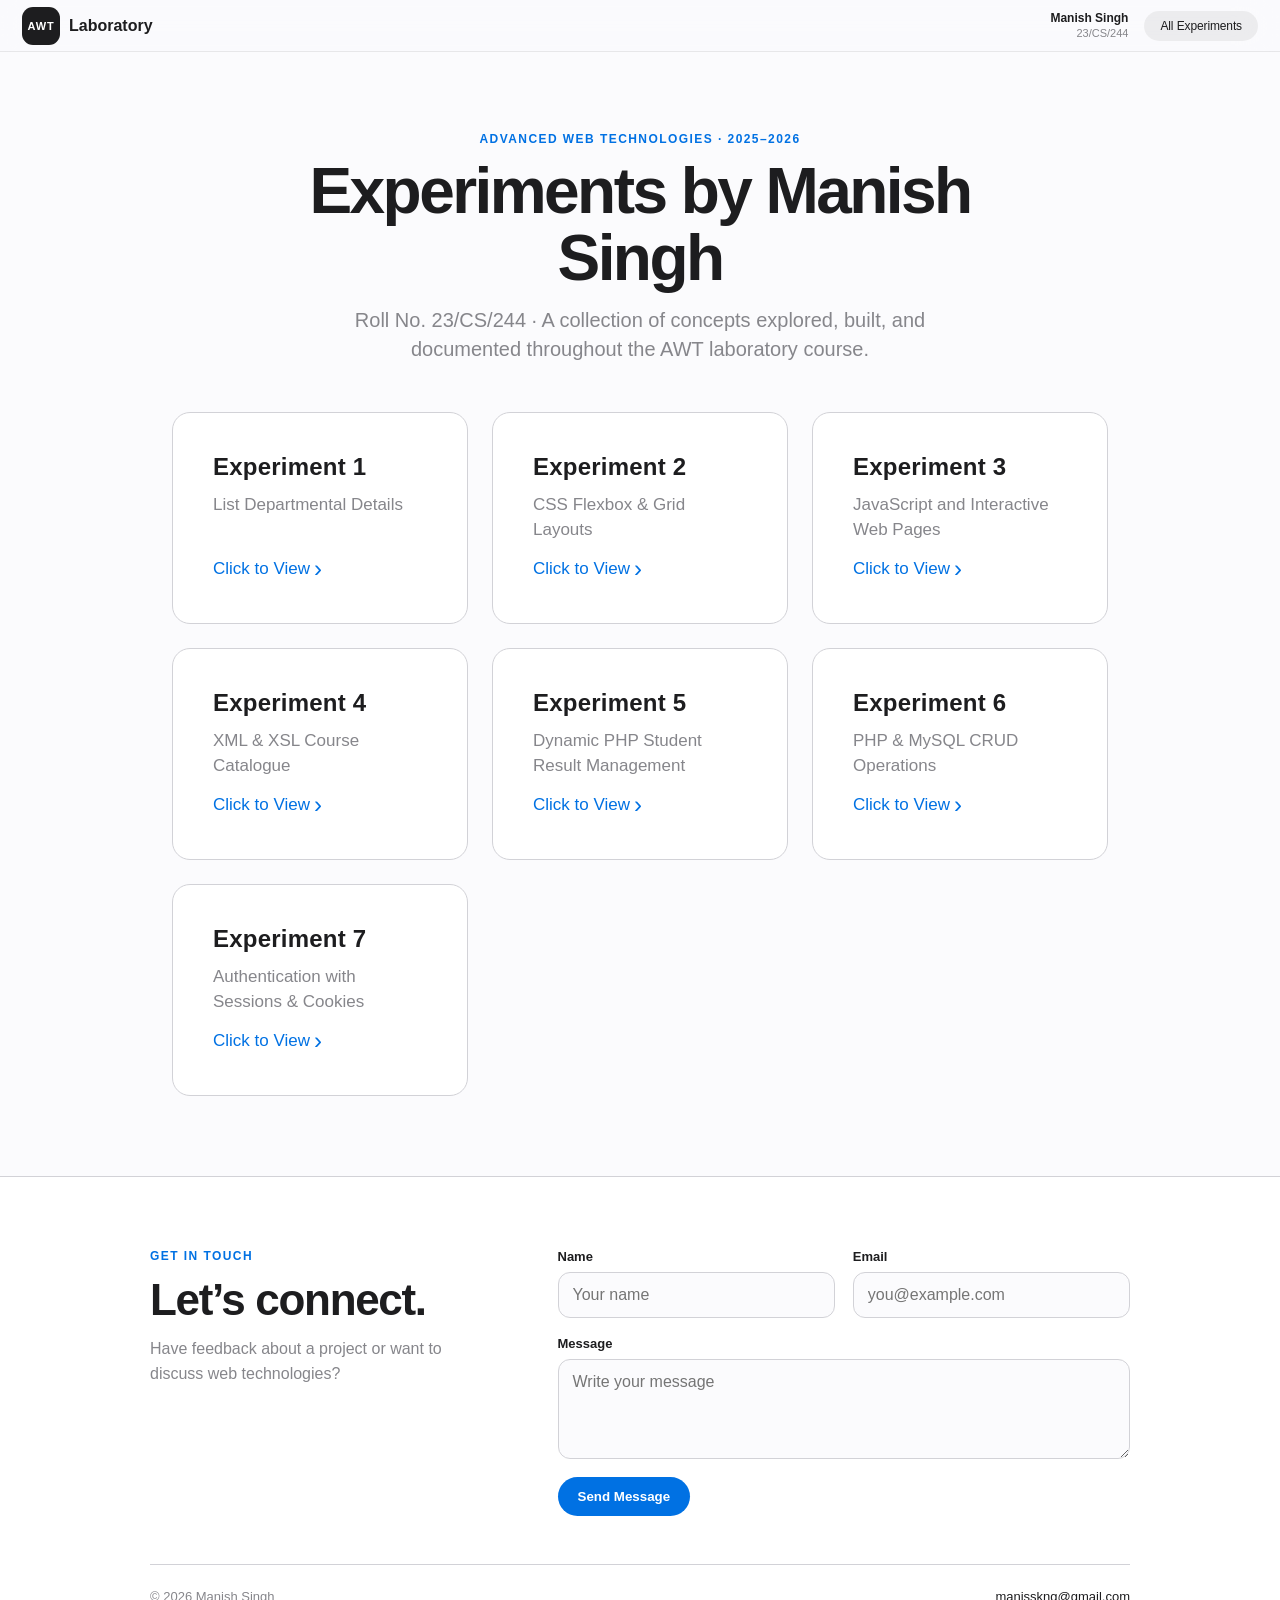
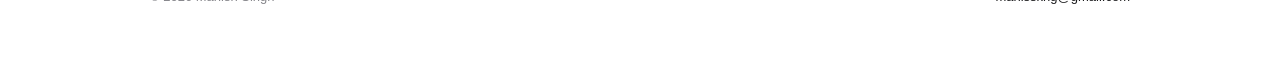
<file: index.html>
<!DOCTYPE html>
<html lang="en">
<head>
    <meta charset="UTF-8">
    <meta name="viewport" content="width=device-width, initial-scale=1.0">
    <title>Adv Web Tech Lab</title>
    <link rel="stylesheet" href="css/style.css">
</head>
<body>

    <header>
        <a class="logo" href="./" aria-label="AWT Lab home">
            <span class="logo-mark">AWT</span>
            <span>Laboratory</span>
        </a>
        <nav aria-label="Primary navigation">
            <span class="author-label">
                <strong>Manish Singh</strong>
                <span>23/CS/244</span>
            </span>
            <button id="home-btn" class="nav-link active" type="button">All Experiments</button>
        </nav>
    </header>

    <main id="app-content"></main>

    <footer class="site-footer" id="contact">
        <div class="footer-intro">
            <p class="footer-eyebrow">Get in touch</p>
            <h2>Let’s connect.</h2>
            <p>Have feedback about a project or want to discuss web technologies?</p>
        </div>

        <form class="contact-form" id="contact-form">
            <div class="form-row">
                <label for="contact-name">Name</label>
                <input id="contact-name" name="name" type="text" autocomplete="name" placeholder="Your name" required>
            </div>
            <div class="form-row">
                <label for="contact-email">Email</label>
                <input id="contact-email" name="email" type="email" autocomplete="email" placeholder="you@example.com" required>
            </div>
            <div class="form-row form-row-full">
                <label for="contact-message">Message</label>
                <textarea id="contact-message" name="message" rows="4" placeholder="Write your message" required></textarea>
            </div>
            <div class="form-actions">
                <button class="submit-button" type="submit">Send Message</button>
                <p class="form-status" id="form-status" role="status"></p>
            </div>
        </form>

        <div class="footer-bottom">
            <p>© 2026 Manish Singh</p>
            <a href="mailto:manisskng@gmail.com">manisskng@gmail.com</a>
        </div>
    </footer>

    <script src="js/app.js"></script>
</body>
</html>
</file>
<file: css/style.css>
/* --- Apple Design System Variables --- */
:root {
    --bg-color: #fbfbfd;
    --text-primary: #1d1d1f;
    --text-secondary: #86868b;
    --card-bg: #ffffff;
    --card-border: #d2d2d7;
    --accent-color: #0071e3;
    --header-bg: rgba(251, 251, 253, 0.8);
}

* {
    margin: 0;
    padding: 0;
    box-sizing: border-box;
}

body {
    /* Apple ka apna font system use kar rahe hain */
    font-family: -apple-system, BlinkMacSystemFont, "Segoe UI", Roboto, Helvetica, Arial, sans-serif;
    background-color: var(--bg-color);
    color: var(--text-primary);
    -webkit-font-smoothing: antialiased; /* Text ko bohot smooth banata hai */
}

/* --- Frosted Glass Header --- */
header {
    position: sticky;
    top: 0;
    z-index: 1000;
    background: var(--header-bg);
    backdrop-filter: saturate(180%) blur(20px);
    -webkit-backdrop-filter: saturate(180%) blur(20px);
    border-bottom: 1px solid rgba(0,0,0,0.08);
    padding: 0 22px;
    min-height: 52px;
    display: flex;
    align-items: center;
    justify-content: space-between;
}

.logo {
    display: flex;
    align-items: center;
    gap: 9px;
    color: var(--text-primary);
    text-decoration: none;
    font-size: 16px;
    font-weight: 600;
}

.logo-mark {
    display: grid;
    place-items: center;
    width: 38px;
    height: 38px;
    border-radius: 11px;
    background: var(--text-primary);
    color: white;
    font-size: 11px;
    letter-spacing: 0.08em;
}

header nav {
    display: flex;
    align-items: center;
    gap: 16px;
}

.author-label {
    display: flex;
    flex-direction: column;
    text-align: right;
    line-height: 1.3;
}

.author-label strong {
    font-size: 12px;
}

.author-label span {
    color: var(--text-secondary);
    font-size: 11px;
}

.nav-link {
    background: transparent;
    border: none;
    color: var(--text-secondary);
    font-size: 12px;
    letter-spacing: -0.01em;
    cursor: pointer;
    padding: 8px 16px;
    border-radius: 980px; /* Pill shape (Apple buttons ka trademark) */
    transition: all 0.3s ease;
}

.nav-link:hover {
    color: var(--text-primary);
    background-color: rgba(0, 0, 0, 0.04);
}

.nav-link.active {
    color: var(--text-primary);
    background-color: rgba(0, 0, 0, 0.06);
}

/* --- Main Content Area --- */
main {
    max-width: 980px; /* Apple kabhi bhi content ko bohot wide nahi karta */
    margin: 0 auto;
    padding: 80px 22px;
    text-align: center;
}

/* --- Typography (The Apple Way) --- */
.page-title {
    font-size: 56px;
    font-weight: 600;
    letter-spacing: -0.005em;
    line-height: 1.07;
    margin-bottom: 10px;
}

.page-subtitle {
    font-size: 28px;
    font-weight: 400;
    color: var(--text-secondary);
    margin-bottom: 60px;
    letter-spacing: .004em;
}

/* --- Experiments Grid --- */
.grid-container {
    display: grid;
    grid-template-columns: repeat(auto-fit, minmax(280px, 1fr));
    gap: 24px;
    text-align: left;
}

/* --- The Minimal Card --- */
.card {
    background: var(--card-bg);
    border: 1px solid var(--card-border);
    border-radius: 18px; /* Smooth, rounded corners */
    padding: 40px;
    cursor: pointer;
    transition: transform 0.3s cubic-bezier(0.25, 0.1, 0.25, 1), box-shadow 0.3s ease;
    display: flex;
    flex-direction: column;
    gap: 12px;
}

/* Subtle hover effect - zyada nahi, bas thoda sa utha ke shadow daal do */
.card:hover {
    transform: scale(1.02);
    box-shadow: 0 12px 40px rgba(0,0,0,0.08);
}

.card h3 {
    font-size: 24px;
    font-weight: 600;
    letter-spacing: 0.009em;
}

.card p {
    font-size: 17px;
    color: var(--text-secondary);
    line-height: 1.47;
}

.status {
    margin-top: auto;
    font-size: 17px;
    color: var(--accent-color); /* Apple Blue */
    font-weight: 400;
    display: inline-flex;
    align-items: center;
    gap: 4px;
}

/* Apple ka trademark arrow */
.status::after {
    content: "›";
    font-size: 24px;
    font-weight: 300;
    transition: transform 0.2s ease;
}

.card:hover .status::after {
    transform: translateX(4px); /* Hover karne pe arrow aage badh jayega */
}

/* --- Iframe Styling --- */
#exp-iframe {
    width: 100%;
    height: calc(100vh - 52px); /* Header ki height minus kar di */
    border: none;
    background: white;
}

.experiment-message {
    max-width: 680px;
    margin: 0 auto;
    padding: 48px;
    border: 1px solid var(--card-border);
    border-radius: 18px;
    background: var(--card-bg);
    text-align: left;
}

.experiment-message h2 {
    margin-bottom: 16px;
}

.experiment-message p {
    margin: 12px 0;
    color: var(--text-secondary);
}

.experiment-message pre {
    margin: 16px 0;
    padding: 16px;
    border-radius: 12px;
    background: #1d1d1f;
    color: white;
    overflow-x: auto;
}

.experiment-message a {
    color: var(--accent-color);
}

.message-link {
    display: inline-block;
    margin-top: 12px;
    font-weight: 600;
}

.showcase-heading {
    max-width: 760px;
    margin: 0 auto 48px;
}

.showcase-heading h1 {
    margin-bottom: 14px;
    font-size: clamp(38px, 7vw, 64px);
    line-height: 1.05;
    letter-spacing: -0.04em;
}

.showcase-heading > p:last-child {
    max-width: 650px;
    margin: 0 auto;
    color: var(--text-secondary);
    font-size: 20px;
    line-height: 1.45;
}

.eyebrow,
.footer-eyebrow {
    margin-bottom: 12px;
    color: var(--accent-color);
    font-size: 12px;
    font-weight: 700;
    letter-spacing: 0.12em;
    text-transform: uppercase;
}

.site-footer {
    width: 100%;
    max-width: none;
    padding: 72px max(22px, calc((100% - 980px) / 2));
    border-top: 1px solid var(--card-border);
    background: var(--card-bg);
    text-align: left;
    display: grid;
    grid-template-columns: minmax(220px, 0.75fr) minmax(420px, 1.25fr);
    gap: 48px 64px;
}

.footer-intro h2 {
    margin-bottom: 12px;
    font-size: 44px;
    letter-spacing: -0.03em;
}

.footer-intro p:last-child {
    max-width: 340px;
    color: var(--text-secondary);
    line-height: 1.55;
}

.contact-form {
    display: grid;
    grid-template-columns: 1fr 1fr;
    gap: 18px;
}

.form-row {
    display: flex;
    flex-direction: column;
    gap: 8px;
}

.form-row-full,
.form-actions {
    grid-column: 1 / -1;
}

.form-row label {
    font-size: 13px;
    font-weight: 600;
}

.form-row input,
.form-row textarea {
    width: 100%;
    border: 1px solid var(--card-border);
    border-radius: 12px;
    background: var(--bg-color);
    color: var(--text-primary);
    font: inherit;
    padding: 13px 14px;
    outline: none;
    transition: border-color 0.2s, box-shadow 0.2s;
}

.form-row textarea {
    resize: vertical;
}

.form-row input:focus,
.form-row textarea:focus {
    border-color: var(--accent-color);
    box-shadow: 0 0 0 3px rgba(0, 113, 227, 0.12);
}

.form-actions {
    display: flex;
    align-items: center;
    gap: 16px;
}

.submit-button {
    border: none;
    border-radius: 980px;
    padding: 12px 20px;
    background: var(--accent-color);
    color: white;
    font-weight: 600;
    cursor: pointer;
}

.submit-button:hover {
    background: #0077ed;
}

.form-status {
    color: var(--text-secondary);
    font-size: 13px;
}

.footer-bottom {
    grid-column: 1 / -1;
    padding-top: 24px;
    border-top: 1px solid var(--card-border);
    display: flex;
    justify-content: space-between;
    color: var(--text-secondary);
    font-size: 13px;
}

.footer-bottom a {
    color: var(--text-primary);
    text-decoration: none;
}

@media (max-width: 760px) {
    header {
        padding: 8px 14px;
    }

    .logo > span:last-child,
    .author-label {
        display: none;
    }

    main {
        padding-top: 48px;
    }

    .showcase-heading > p:last-child {
        font-size: 17px;
    }

    .site-footer {
        grid-template-columns: 1fr;
        padding-top: 56px;
        padding-bottom: 56px;
        gap: 32px;
    }

    .contact-form {
        grid-template-columns: 1fr;
    }

    .form-row-full,
    .form-actions {
        grid-column: 1;
    }

    .footer-bottom {
        flex-direction: column;
        gap: 8px;
    }
}
</file>
